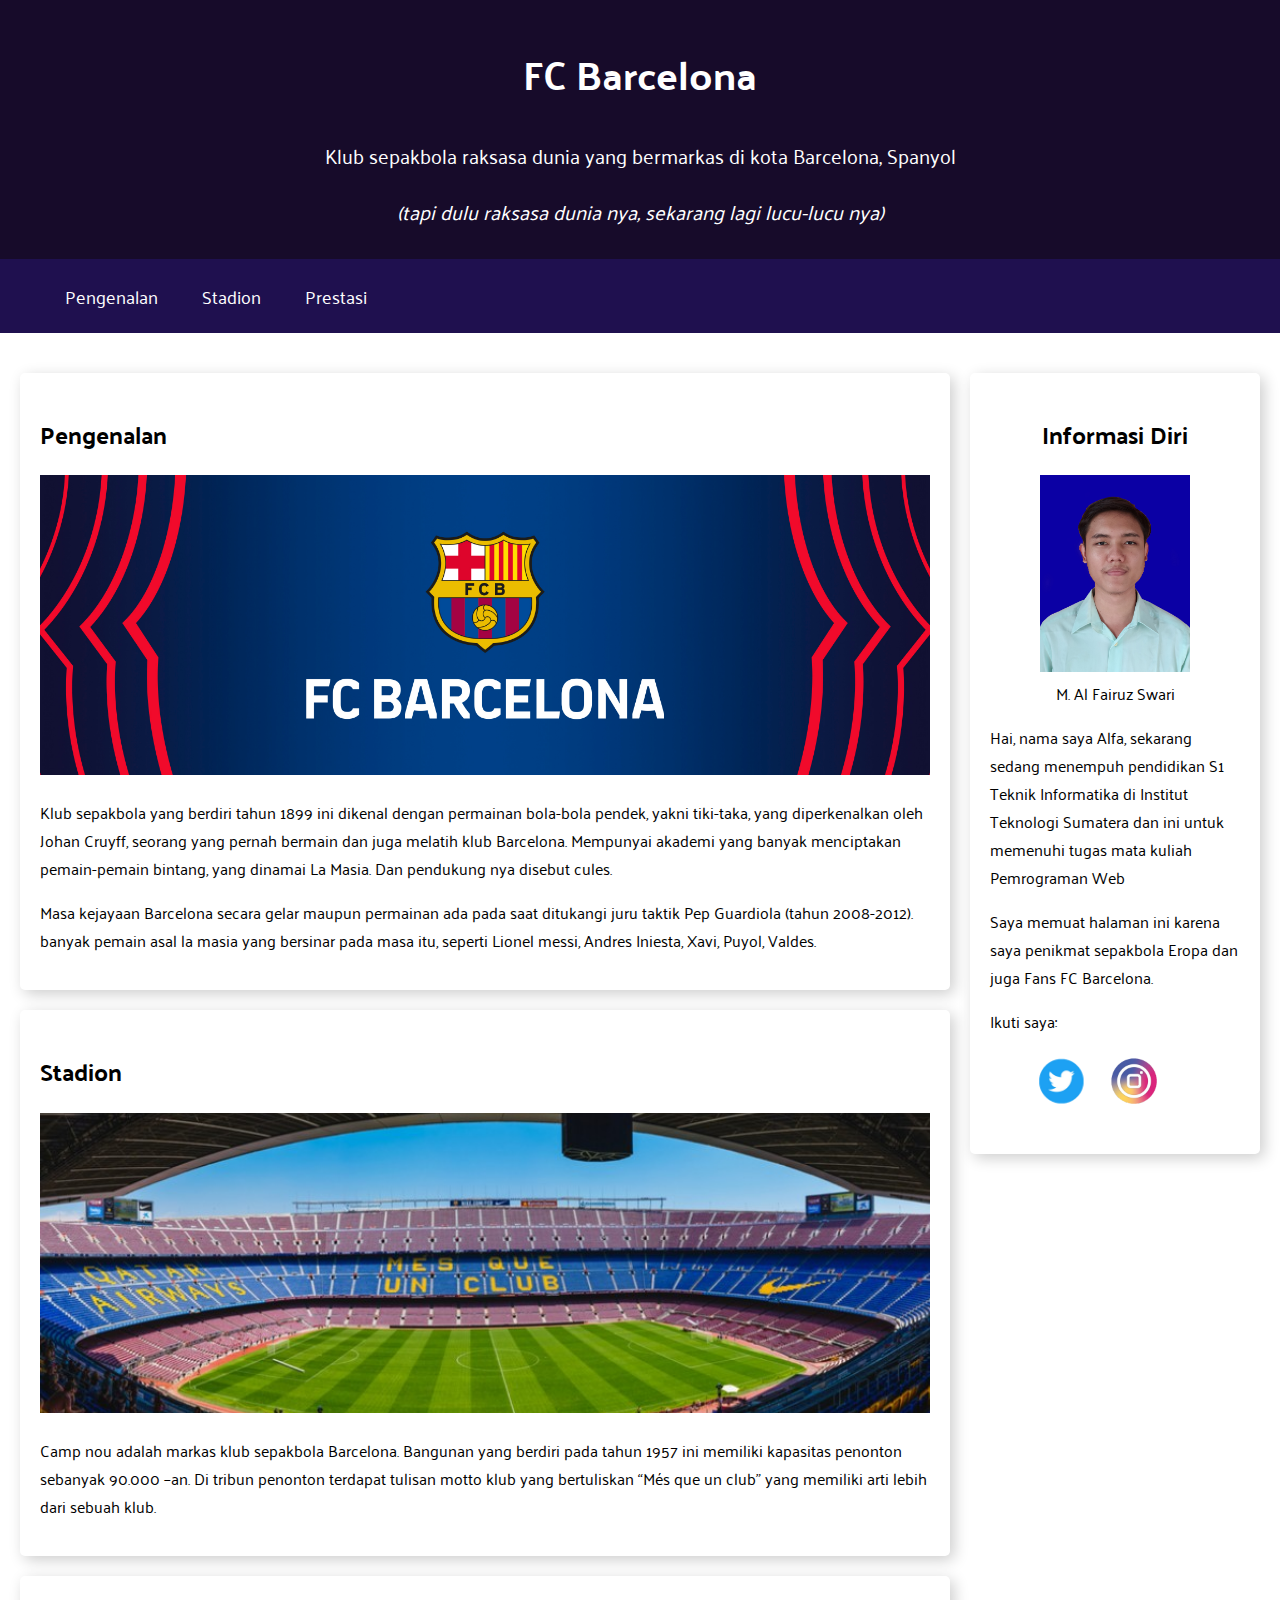
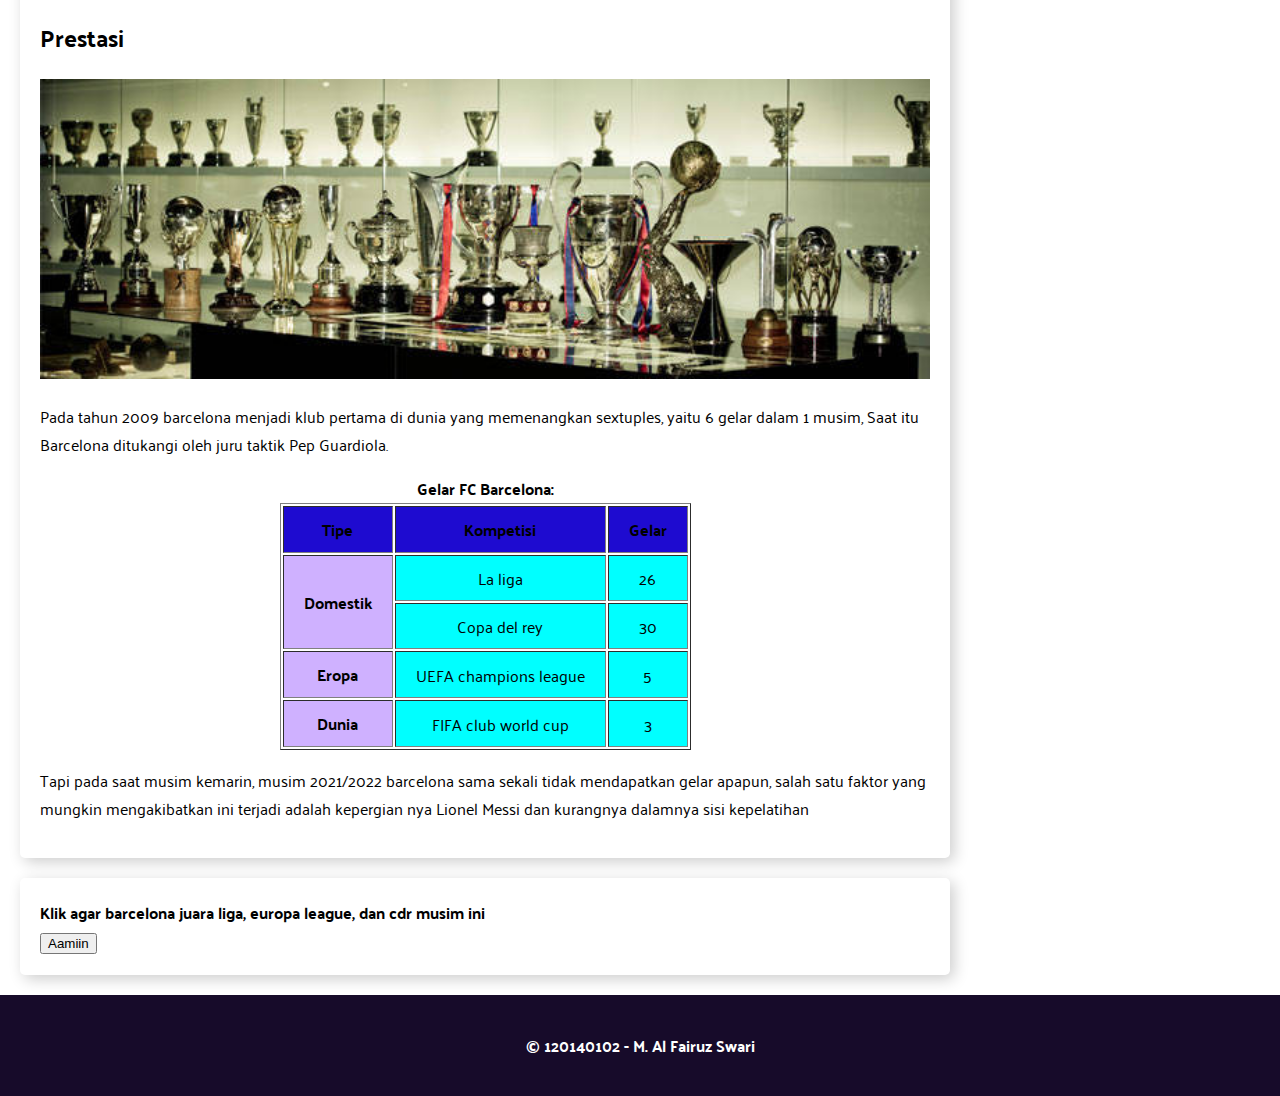
<file: task_3/index.html>
<!DOCTYPE html>
<html>
    <head>
        <title>Pemrograman Web</title>
        <link rel="stylesheet" href="assets/css/style.css">
        <meta name="viewport" content="width=device-width, initial-scale=1">
    </head>
    <body>
        
        <header>
            <div class="jumbotron">
                <h1>FC BARCELONA</h1>
                <p>Klub sepakbola raksasa dunia yang bermarkas di kota Barcelona, Spanyol</p>
            </div>
            <nav>
                <ul>
                    <li><a href="#Pengenalan">Pengenalan</a></li>
                    <li><a href="#Stadion">Stadion</a></li>
                    <li><a href="#Prestasi">Prestasi</a></li>
                </ul>
            </nav>
        </header>
        <main>
            <div id="content">
                <article id="Pengenalan" class="card">
                    <h2>Pengenalan</h2>
                    <img src="assets/image/barcelona.jpg" class="featured-image" alt="barcelona">
                    <p>Klub sepakbola yang berdiri tahun 1899 ini dikenal dengan permainan bola-bola pendek, yakni tiki-taka, yang diperkenalkan oleh Johan Cruyff, seorang yang pernah bermain dan juga melatih klub Barcelona. Mempunyai akademi yang banyak menciptakan pemain-pemain bintang, yang dinamai La Masia. Dan pendukung nya disebut cules.</p>
                    <p>Masa kejayaan Barcelona secara gelar maupun permainan ada pada saat ditukangi juru taktik Pep Guardiola (tahun 2008-2012). banyak pemain asal la masia yang bersinar pada masa itu, seperti Lionel messi, Andres Iniesta, Xavi, Puyol, Valdes.</p>
                </article>

                <article id="Stadion" class="card">
                    <h2>Stadion</h2>
                    <img src="assets/image/camp-nou.jpg" class="featured-image" alt="camp nou">
                    <p>Camp nou adalah markas klub sepakbola Barcelona. Bangunan yang berdiri pada tahun 1957 ini memiliki kapasitas penonton sebanyak 90.000 –an. Di tribun penonton terdapat tulisan motto klub yang bertuliskan <q>Més que un club</q> yang memiliki arti lebih dari sebuah klub.</p>
                </article>

                <article id="Prestasi" class="card">
                    <h2>Prestasi</h2>
                    <img src="assets/image/prestasi.jpg" class="featured-image" alt="prestasi">
                    <p>Pada tahun 2009 barcelona menjadi klub pertama di dunia yang memenangkan sextuples, yaitu 6 gelar dalam 1 musim, Saat itu Barcelona ditukangi oleh juru taktik Pep Guardiola.</p>
            <div class="container">
                <div class="box">
                    <table border="1">
                        <caption><b>Gelar FC Barcelona:</b></caption>
                        <tr style="background-color: #1e0bd0;">
                            <th>Tipe</th>
                            <th>Kompetisi</th>
                            <th>Gelar</th>
                        </tr>
                        <tr>
                            <th rowspan="2" style="background-color: #cfb1ff;">Domestik</th>
                            <td>La liga</td>
                            <td>26</td>
                        </tr>
                        <tr>
                            <td>Copa del rey</td>
                            <td>30</td>
                        </tr>
                        <tr>
                            <th style="background-color: #cfb1ff;">Eropa</th>
                            <td>UEFA champions league</td>
                            <td>5</td>
                        </tr>
                        <tr>
                            <th style="background-color: #cfb1ff;">Dunia</th>
                            <td>FIFA club world cup</td>
                            <td>3</td>
                        </tr>
                    </table>
            </div>
                </div>
                </article>
                <article class="card">
                    <div>
                        <b>Klik agar barcelona juara liga, europa league, dan cdr musim ini</b> <br>
                        <input type="button" value="Aamiin" class="doa">
                    </div>
                </article>
            </div>
            <aside>
                <article class="profile card">
                    <header>
                        <h2>Informasi Diri</h2>
                        <figure>
                            <img src="assets/image/foto diri.jpg">
                            <figcaption>M. Al Fairuz Swari</figcaption>
                        </figure>
                    </header>

                    <section>
                        <p>Hai, nama saya Alfa, sekarang sedang menempuh pendidikan S1 Teknik Informatika di Institut Teknologi Sumatera dan ini untuk memenuhi tugas mata kuliah Pemrograman Web</p>
                        <p>Saya memuat halaman ini karena saya penikmat sepakbola Eropa dan juga Fans FC Barcelona.</p>
                        <div class="social">
                            <p>Ikuti saya:</p>
                            <ul>
                                <li><a href="https://twitter.com/alfairuzswari" target="_blank"> <img src="assets/image/twitter1.png"></a></li>
                                <li><a href="https://www.instagram.com/alfairuzswari/" target="_blank"> <img src="assets/image/instagram12.png"></a></li>
                            </ul>
                        </div>
                    </section>
                </article>
            </aside>
        </main>
        <footer>
            <p>&#169; 120140102 - M. Al Fairuz Swari</p>
        </footer>
        <script src="script.js"></script>
    </body>
</html>
</file>
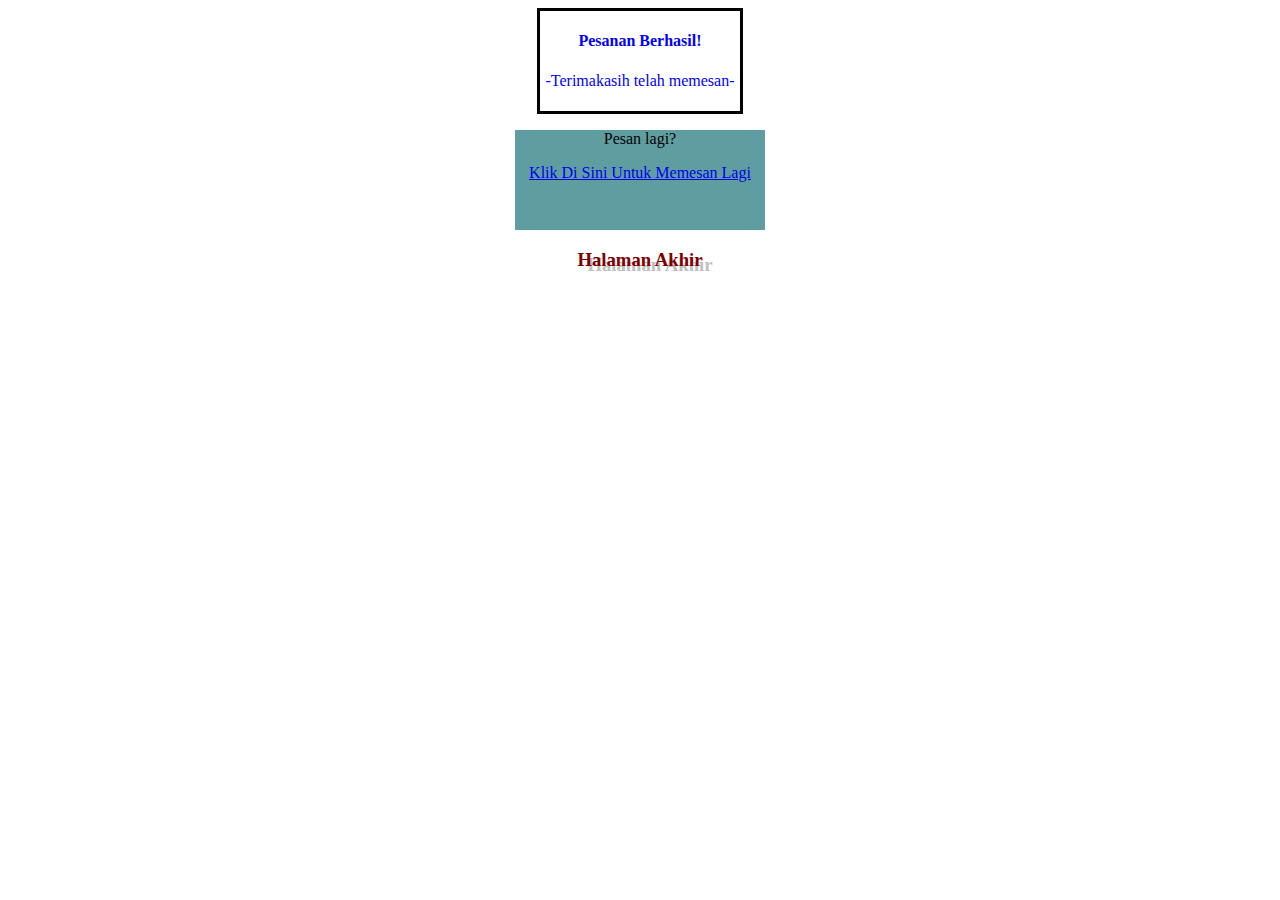
<file: task_2/test.html>
<!DOCTYPE html>
<html>
<head>
    <title>Berhasil Memesan</title>
    <link rel="stylesheet" href="style.css"/>
</head>
<body>
    <center>
        <div class="success">
            <h4><b>Pesanan Berhasil!</b></h4>
            <p>-Terimakasih telah memesan-</p>
        </div>
        <div class="reorder">
            <p>Pesan lagi?</p>
            <p><a href="RA-M. Al Fairuz Swari-120140102-Tugas2-Pemweb.html">Klik Di Sini Untuk Memesan Lagi</a></p>
        </div>
        <div class="title">
            <h3>Halaman Akhir</h3>
        </div>
    </center>
</body>
</html>
</file>
<file: task_3/assets/css/style.css>
@import url('https://fonts.googleapis.com/css2?family=Palanquin:wght@400;700&display=swap');

body {
    font-family: 'Palanquin', sans-serif;
    padding: 0;
    margin: 0;
}

h2 {
    color: black;
}

nav a:hover {
    font-weight: bold;
}

.profile header {
    text-align: center;
}

footer {
    padding: 20px;
    color: white;
    background-color: #170b2a;
    text-align: center;
    font-weight: bold;
}

.featured-image {
    width: 100%;
    max-height: 300px;
    object-fit: cover;
    object-position: center;
 }


 .profile img {
     width: 150px;
 }

 .card {
     box-shadow: 4px 4px 15px 0 rgba(0, 0, 0, 0.2) ;
     border-radius: 5px ;
     padding: 20px;
     margin-top: 20px;
 }

 .jumbotron {
     font-size: 20px;
     padding: 10px;
     background-color: #170b2a;
     text-align: center;
     color: white;
 }

 nav li {
     display: inline;
     list-style-type: none;
     margin-right: 20px;;
 }

 nav {
     background-color: #1f104f;
     padding: 5px;
     position: sticky;
     top: 0;
 }

 nav a {
     font-size: 18px;
     font-weight: 400;
     text-decoration: none;
     color: white;
     margin-left: 20px;
 }

 main {
     padding: 20px;
     overflow: auto;
 }

 #content {
     float: left;
     width: 75%;
 }

 aside {
     float: right;
     width: 25%;
     padding-left: 20px;
 }

 * {
     box-sizing: border-box;
 }
 
.table, th, td {
    padding: 8px 20px;
    text-align: center;
}

td {
    background-color: aqua;
}

.social ul li {
    display: inline-block;
}

.social img {
    margin-right: 10px;
    width: 60px;
    height: 60px;
}

.container {
    display: flex;
    justify-content: center;
}

 @media screen and (max-width: 1000px) {
    #content,
    aside {
        width: 100%;
        padding: 0;
    }
 }

 header {
     display: inline;
 }
</file>
<file: task_2/style.css>
.success{
    color: blue;
    width: 200px;
    height: 100px;
    border: solid 3px black;
}

.reorder{
    background-color: cadetblue;
    width: 250px;
    height: 100px;
}

.title{
    direction: unset;
    color: maroon;
    text-shadow: 10px 5px silver;
}
</file>
